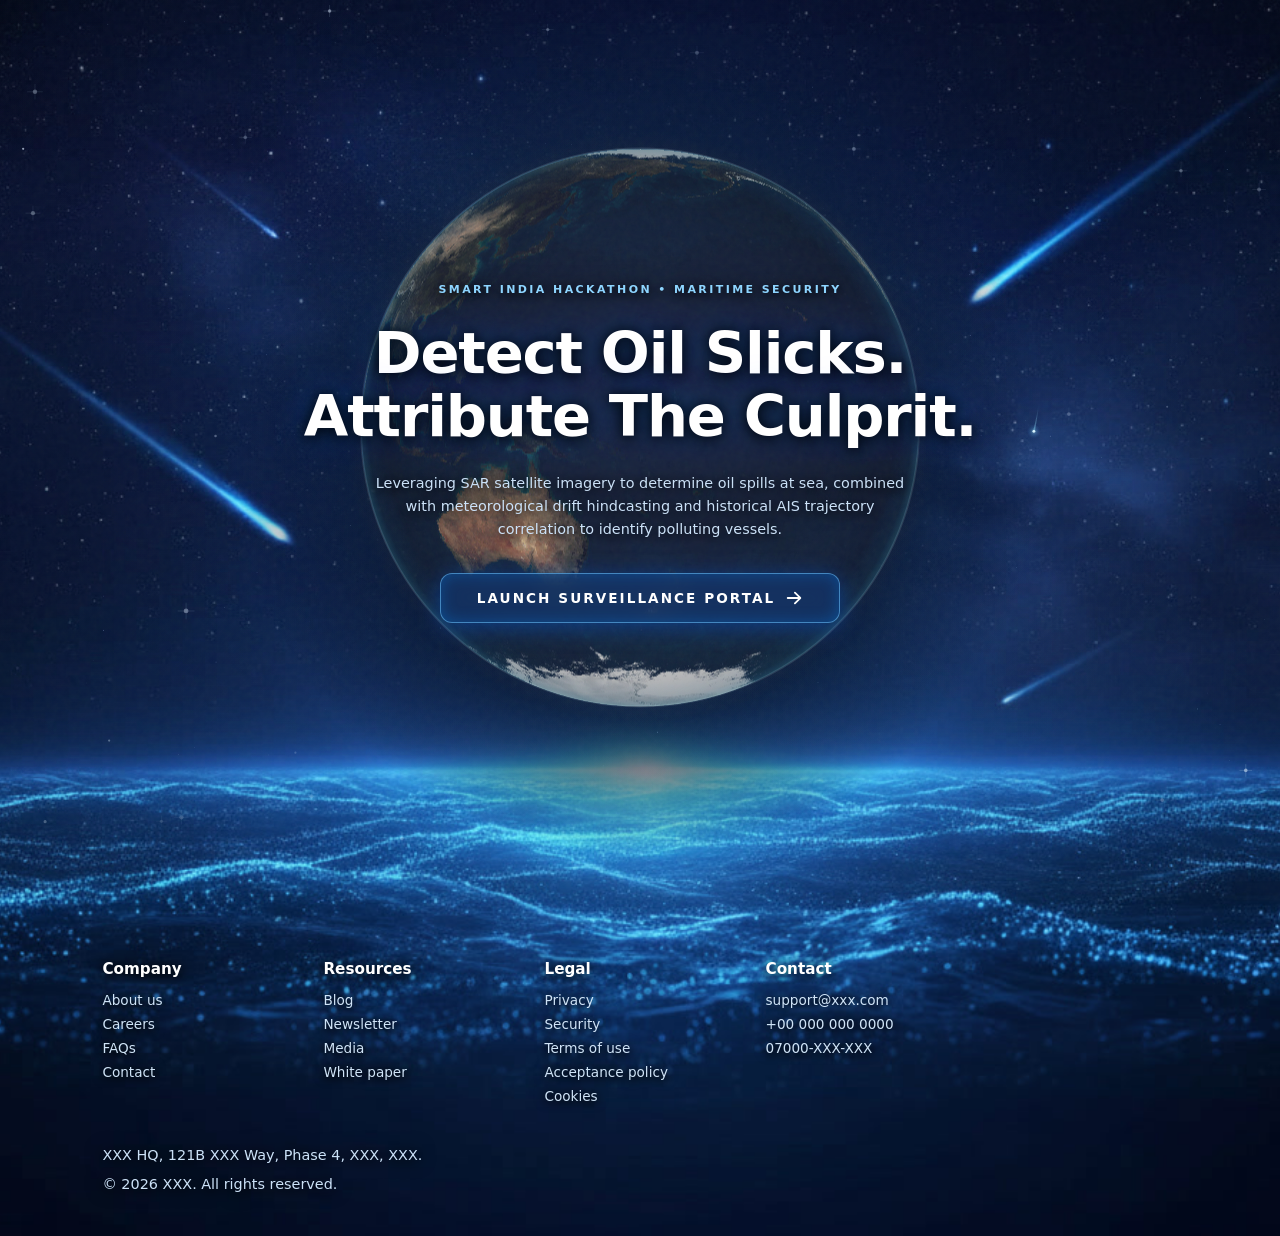
<file: index.html>
<!doctype html>
<html lang="en">
  <head>
    <meta charset="UTF-8" />
    <meta name="viewport" content="width=device-width, initial-scale=1.0" />
    <meta name="theme-color" content="#030509" />
    <meta
      name="description"
      content="Orbital Marine Surveillance — Autonomous Satellite SAR Oil Spill Detection and AIS Vessel Attribution System."
    />
    <title>Orbital — Satellite Oil Spill Detection &amp; AIS Attribution</title>

    <!-- Core Stylesheet -->
    <link rel="stylesheet" href="styles.css" />
  </head>
  <body>
    <!-- Background Interactive 3D Canvas Rendering Earth and Starfield -->
    <canvas id="space" aria-label="Interactive rotating globe"></canvas>

    <!-- Subtle Film Grain Overlay Effect -->
    <div class="grain" aria-hidden="true"></div>

    <!-- Main Editorial Headline & Project Mission Information -->
    <main class="copy">
      <div class="mission-badge">Smart India Hackathon &bull; Maritime Security</div>
      <h1>Detect Oil Slicks.<br />Attribute The Culprit.</h1>
      <p>
        Leveraging SAR satellite imagery to determine oil spills at sea, combined with
        meteorological drift hindcasting and historical AIS trajectory correlation to
        identify polluting vessels.
      </p>

      <!-- Primary Action CTA to enter portal -->
      <div class="cta-actions">
        <a href="login.html" class="btn-primary-cta">
          <span>Launch Surveillance Portal</span>
          <svg viewBox="0 0 20 20" fill="currentColor" class="cta-icon">
            <path fill-rule="evenodd" d="M10.293 3.293a1 1 0 011.414 0l6 6a1 1 0 010 1.414l-6 6a1 1 0 01-1.414-1.414L14.586 11H3a1 1 0 110-2h11.586l-4.293-4.293a1 1 0 010-1.414z" clip-rule="evenodd" />
          </svg>
        </a>
      </div>
    </main>

    <!-- Site Footer -->
    <footer class="site-footer">
      <div class="footer-container">
        <div class="footer-grid">
          <div class="footer-col">
            <h4>Company</h4>
            <ul>
              <li><a href="#">About us</a></li>
              <li><a href="#">Careers</a></li>
              <li><a href="#">FAQs</a></li>
              <li><a href="#">Contact</a></li>
            </ul>
          </div>

          <div class="footer-col">
            <h4>Resources</h4>
            <ul>
              <li><a href="#">Blog</a></li>
              <li><a href="#">Newsletter</a></li>
              <li><a href="#">Media</a></li>
              <li><a href="#">White paper</a></li>
            </ul>
          </div>

          <div class="footer-col">
            <h4>Legal</h4>
            <ul>
              <li><a href="#">Privacy</a></li>
              <li><a href="#">Security</a></li>
              <li><a href="#">Terms of use</a></li>
              <li><a href="#">Acceptance policy</a></li>
              <li><a href="#">Cookies</a></li>
            </ul>
          </div>

          <div class="footer-col">
            <h4>Contact</h4>
            <ul>
              <li><a href="mailto:support@xxx.com">support@xxx.com</a></li>
              <li><a href="tel:+00000000000">+00 000 000 0000</a></li>
              <li><span>07000-XXX-XXX</span></li>
            </ul>
          </div>
        </div>

        <div class="footer-divider"></div>

        <div class="footer-bottom">
          <p class="footer-address">XXX HQ, 121B XXX Way, Phase 4, XXX, XXX.</p>
          <p class="footer-copyright">&copy; 2026 XXX. All rights reserved.</p>
        </div>
      </div>
    </footer>

    <!-- Core Globe Math & Interactive Rendering Engine -->
    <script src="script.js"></script>
  </body>
</html>
</file>
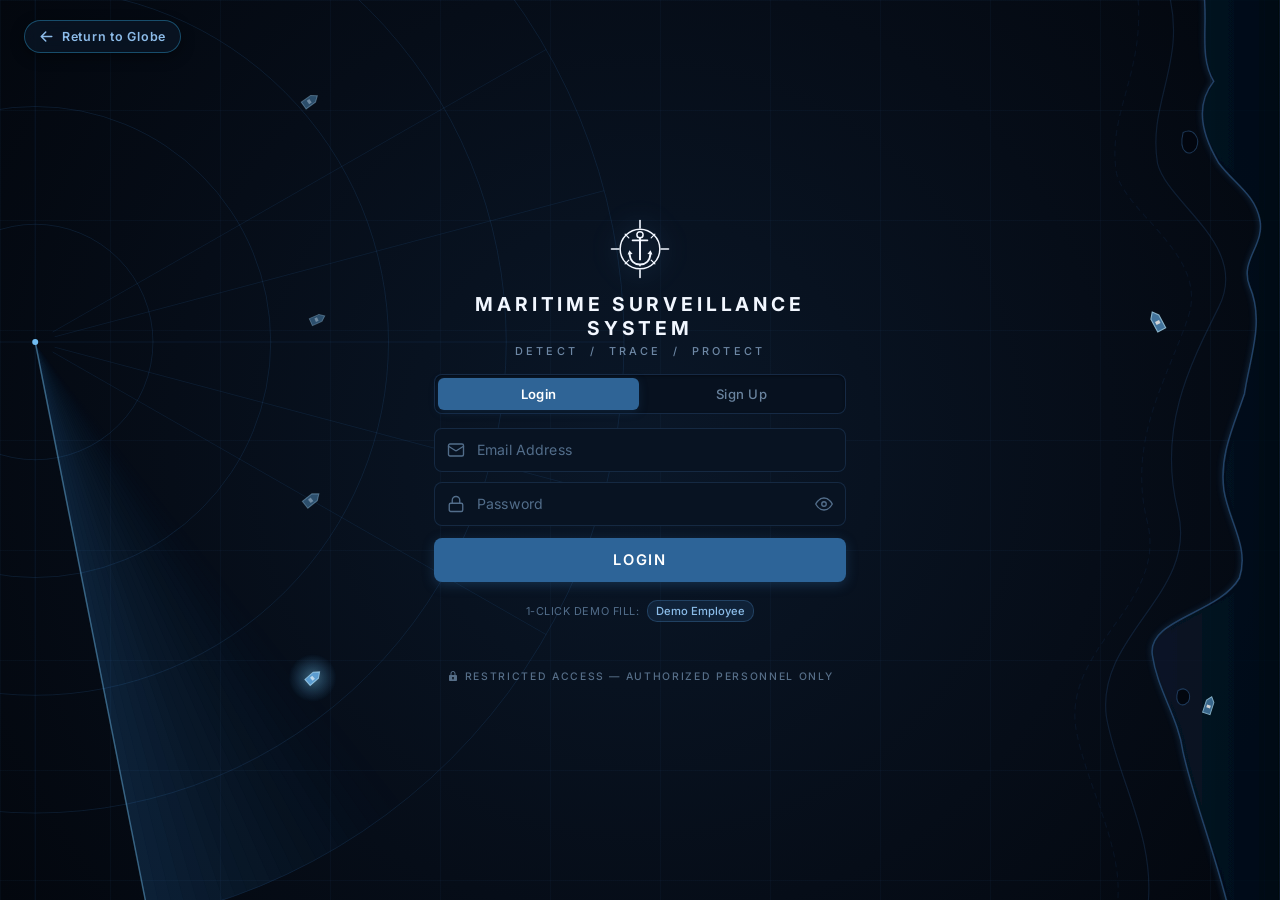
<file: login.html>
<!doctype html>
<html lang="en">
  <head>
    <meta charset="UTF-8" />
    <meta name="viewport" content="width=device-width, initial-scale=1.0" />
    <meta name="theme-color" content="#060c16" />
    <meta
      name="description"
      content="Maritime Surveillance System — Secure Access Portal for Marine Tracking & Oil Spill Detection."
    />
    <title>Maritime Surveillance System | Access Portal</title>

    <!-- Google Fonts: Inter -->
    <link rel="preconnect" href="https://fonts.googleapis.com" />
    <link rel="preconnect" href="https://fonts.gstatic.com" crossorigin />
    <link
      href="https://fonts.googleapis.com/css2?family=Inter:wght@400;500;600;700&display=swap"
      rel="stylesheet"
    />

    <!-- Login Page Stylesheet -->
    <link rel="stylesheet" href="login.css" />
  </head>
  <body>
    <!-- Background Nautical Tactical Grid -->
    <div class="tactical-grid-bg" aria-hidden="true"></div>

    <!-- Top-Left Back Navigation to Orbital Globe -->
    <a href="oilspill.html" class="btn-back-link" title="Return to Living Globe">
      <svg viewBox="0 0 20 20" fill="currentColor" class="back-icon">
        <path fill-rule="evenodd" d="M9.707 16.707a1 1 0 01-1.414 0l-6-6a1 1 0 010-1.414l6-6a1 1 0 011.414 1.414L5.414 9H17a1 1 0 110 2H5.414l4.293 4.293a1 1 0 010 1.414z" clip-rule="evenodd" />
      </svg>
      <span>Return to Globe</span>
    </a>

    <!-- Left: Real-time Tactical Radar Display Canvas -->
    <canvas id="radar-canvas" aria-label="Tactical Maritime Radar Display"></canvas>

    <!-- Right: Maritime Coastal Chart & Bathymetry Silhouette Overlay -->
    <div class="coastline-container" aria-hidden="true">
      <svg
        class="coastline-svg"
        viewBox="0 0 600 900"
        fill="none"
        xmlns="http://www.w3.org/2000/svg"
        preserveAspectRatio="xMaxYMid slice"
      >
        <defs>
          <!-- Subtle coastal land gradient -->
          <linearGradient id="coastGrad" x1="0%" y1="0%" x2="100%" y2="0%">
            <stop offset="0%" stop-color="#040a14" stop-opacity="0.9" />
            <stop offset="100%" stop-color="#02050b" stop-opacity="0.98" />
          </linearGradient>

          <!-- Land glow filter -->
          <filter id="shoreGlow" x="-20%" y="-20%" width="140%" height="140%">
            <feDropShadow dx="-1" dy="0" stdDeviation="3" flood-color="#4696e6" flood-opacity="0.25" />
          </filter>
        </defs>

        <!-- Outer Bathymetric Depth Contour Line 1 -->
        <path
          d="M 460,0 C 470,80 430,120 440,180 C 450,220 530,260 510,320 C 490,380 450,440 470,520 C 490,600 390,640 400,720 C 410,780 450,840 440,900"
          stroke="rgba(45, 95, 155, 0.14)"
          stroke-width="1.2"
          stroke-dasharray="6 4"
        />

        <!-- Bathymetric Depth Contour Line 2 -->
        <path
          d="M 490,0 C 510,70 470,110 480,170 C 490,210 570,250 540,310 C 510,370 480,430 500,510 C 520,590 420,630 430,710 C 440,770 480,830 470,900"
          stroke="rgba(65, 125, 195, 0.22)"
          stroke-width="1.2"
        />

        <!-- Coastline Landmass Silhouette -->
        <path
          d="M 600,0 L 525,0 C 530,35 520,65 535,90 C 515,115 525,145 540,170 C 555,190 575,200 580,225 C 585,250 560,265 570,290 C 585,325 570,360 565,395 C 555,425 540,455 545,490 C 550,520 570,545 560,575 C 540,610 470,615 475,650 C 480,685 500,710 505,745 C 515,790 535,840 550,900 L 600,900 Z"
          fill="url(#coastGrad)"
          stroke="rgba(80, 150, 225, 0.45)"
          stroke-width="1.5"
          filter="url(#shoreGlow)"
        />

        <!-- Offshore Islands & Coastal Outcrops -->
        <path
          d="M 505,140 C 515,135 522,145 518,155 C 512,165 500,160 505,140 Z"
          fill="#03070f"
          stroke="rgba(80, 150, 225, 0.4)"
          stroke-width="1"
        />
        <path
          d="M 500,685 C 508,680 514,688 510,696 C 504,702 496,698 500,685 Z"
          fill="#03070f"
          stroke="rgba(80, 150, 225, 0.4)"
          stroke-width="1"
        />

        <!-- Offshore Ship Vessel 1 (Upper Right) -->
        <g transform="translate(480, 325) rotate(-28) scale(1.1)">
          <!-- Ship Hull Outline -->
          <polygon
            points="0,-10 4,-5 4,8 -4,8 -4,-5"
            fill="rgba(107, 182, 240, 0.75)"
            stroke="rgba(180, 230, 255, 0.9)"
            stroke-width="1"
          />
          <!-- Superstructure -->
          <rect x="-2" y="-1" width="4" height="3" fill="#ffffff" />
        </g>

        <!-- Offshore Ship Vessel 2 (Lower Right Bay) -->
        <g transform="translate(530, 700) rotate(18) scale(0.95)">
          <polygon
            points="0,-10 4,-5 4,8 -4,8 -4,-5"
            fill="rgba(107, 182, 240, 0.65)"
            stroke="rgba(180, 230, 255, 0.85)"
            stroke-width="1"
          />
          <rect x="-2" y="-1" width="4" height="3" fill="#ffffff" />
        </g>
      </svg>
    </div>

    <!-- Center Login / Sign Up Panel -->
    <main class="login-wrapper">
      <!-- Maritime Surveillance Insignia (Naval Anchor + Steering Helm / Reticle) -->
      <svg
        class="insignia-badge"
        viewBox="0 0 100 100"
        fill="none"
        xmlns="http://www.w3.org/2000/svg"
        aria-label="Maritime Surveillance System Insignia"
      >
        <!-- Center Targeting Crosshairs / Compass Ticks -->
        <line x1="50" y1="4" x2="50" y2="16" stroke="#f2f7ff" stroke-width="2.6" stroke-linecap="round" />
        <line x1="50" y1="84" x2="50" y2="96" stroke="#f2f7ff" stroke-width="2.6" stroke-linecap="round" />
        <line x1="4" y1="50" x2="16" y2="50" stroke="#f2f7ff" stroke-width="2.6" stroke-linecap="round" />
        <line x1="84" y1="50" x2="96" y2="50" stroke="#f2f7ff" stroke-width="2.6" stroke-linecap="round" />

        <!-- Outer Compass Ring -->
        <circle cx="50" cy="50" r="32" stroke="#f2f7ff" stroke-width="2.4" />

        <!-- Diagonal Helm Spokes -->
        <line x1="26" y1="26" x2="32" y2="32" stroke="#f2f7ff" stroke-width="2" stroke-linecap="round" />
        <line x1="74" y1="26" x2="68" y2="32" stroke="#f2f7ff" stroke-width="2" stroke-linecap="round" />
        <line x1="26" y1="74" x2="32" y2="68" stroke="#f2f7ff" stroke-width="2" stroke-linecap="round" />
        <line x1="74" y1="74" x2="68" y2="68" stroke="#f2f7ff" stroke-width="2" stroke-linecap="round" />

        <!-- Anchor Shackle (Top Ring) -->
        <circle cx="50" cy="27" r="5" stroke="#f2f7ff" stroke-width="2.4" />

        <!-- Anchor Stock (Horizontal Crossbar) -->
        <line x1="38" y1="36" x2="62" y2="36" stroke="#f2f7ff" stroke-width="2.8" stroke-linecap="round" />

        <!-- Anchor Shank (Vertical Shaft) -->
        <line x1="50" y1="32" x2="50" y2="68" stroke="#f2f7ff" stroke-width="3.2" />

        <!-- Anchor Curved Arms / Flukes -->
        <path
          d="M 33,57 C 34,70 42,75 50,75 C 58,75 66,70 67,57"
          stroke="#f2f7ff"
          stroke-width="3"
          stroke-linecap="round"
        />

        <!-- Left Fluke Arrow / Palm -->
        <path d="M 30,59 L 33,52 L 38,58 Z" fill="#f2f7ff" />

        <!-- Right Fluke Arrow / Palm -->
        <path d="M 70,59 L 67,52 L 62,58 Z" fill="#f2f7ff" />

        <!-- Bottom Crown Spike -->
        <path d="M 48,75 L 50,79 L 52,75 Z" fill="#f2f7ff" />
      </svg>

      <!-- System Header -->
      <h1 class="system-title">Maritime Surveillance System</h1>
      <div class="system-subtitle">Detect &nbsp;/&nbsp; Trace &nbsp;/&nbsp; Protect</div>

      <!-- Segmented Mode Selector: Login vs Sign Up -->
      <div class="role-segmented-control" role="tablist" aria-label="Access Mode">
        <button
          type="button"
          class="role-tab-btn active"
          role="tab"
          aria-selected="true"
          data-mode="login"
        >
          Login
        </button>
        <button
          type="button"
          class="role-tab-btn"
          role="tab"
          aria-selected="false"
          data-mode="signup"
        >
          Sign Up
        </button>
      </div>

      <!-- ========================= LOGIN FORM ========================= -->
      <form id="login-form" class="login-form" autocomplete="on">

        <!-- Email Input Group -->
        <div class="input-group">
          <span class="input-icon" aria-hidden="true">
            <!-- Mail Outline SVG Icon -->
            <svg viewBox="0 0 24 24" fill="none" stroke="currentColor" stroke-width="1.8" stroke-linecap="round" stroke-linejoin="round">
              <rect x="2" y="4" width="20" height="16" rx="2"></rect>
              <path d="m22 7-8.97 5.7a1.94 1.94 0 0 1-2.06 0L2 7"></path>
            </svg>
          </span>
          <input
            type="email"
            id="email-input"
            class="input-field"
            placeholder="Email Address"
            required
            autocomplete="email"
          />
        </div>

        <!-- Password Input Group -->
        <div class="input-group">
          <span class="input-icon" aria-hidden="true">
            <!-- Padlock Outline SVG Icon -->
            <svg viewBox="0 0 24 24" fill="none" stroke="currentColor" stroke-width="1.8" stroke-linecap="round" stroke-linejoin="round">
              <rect x="3" y="11" width="18" height="11" rx="2" ry="2"></rect>
              <path d="M7 11V7a5 5 0 0 1 10 0v4"></path>
            </svg>
          </span>
          <input
            type="password"
            id="password-input"
            class="input-field"
            placeholder="Password"
            required
            autocomplete="current-password"
          />
          <button
            type="button"
            id="password-toggle-btn"
            class="password-toggle-btn"
            aria-label="Show password"
            title="Toggle password visibility"
          >
            <!-- Eye Outline SVG Icon -->
            <svg viewBox="0 0 24 24" fill="none" stroke="currentColor" stroke-width="1.8" stroke-linecap="round" stroke-linejoin="round">
              <path d="M1 12s4-8 11-8 11 8 11 8-4 8-11 8-11-8-11-8z"></path>
              <circle cx="12" cy="12" r="3"></circle>
            </svg>
          </button>
        </div>

        <!-- Submit Button -->
        <button type="submit" id="login-btn" class="btn-submit">
          <span class="btn-spinner" aria-hidden="true"></span>
          <span class="btn-text">LOGIN</span>
        </button>

        <!-- Quick Demo Autofill Shortcut -->
        <div class="demo-login-shortcuts">
          <span class="demo-label">1-Click Demo Fill:</span>
          <button type="button" class="btn-demo-pill" id="demo-employee-btn">Demo Employee</button>
        </div>

        <!-- Feedback & Clearance Status Notification -->
        <div id="auth-feedback" class="auth-feedback" role="status" aria-live="polite"></div>
      </form>

      <!-- ========================= SIGN UP FORM ========================= -->
      <form id="signup-form" class="login-form" autocomplete="on" style="display:none;">

        <!-- Full Name -->
        <div class="input-group">
          <span class="input-icon" aria-hidden="true">
            <svg viewBox="0 0 24 24" fill="none" stroke="currentColor" stroke-width="1.8" stroke-linecap="round" stroke-linejoin="round">
              <path d="M20 21v-2a4 4 0 0 0-4-4H8a4 4 0 0 0-4 4v2"></path>
              <circle cx="12" cy="7" r="4"></circle>
            </svg>
          </span>
          <input
            type="text"
            id="signup-name"
            class="input-field"
            placeholder="Full Name"
            required
            autocomplete="name"
          />
        </div>

        <!-- Email -->
        <div class="input-group">
          <span class="input-icon" aria-hidden="true">
            <svg viewBox="0 0 24 24" fill="none" stroke="currentColor" stroke-width="1.8" stroke-linecap="round" stroke-linejoin="round">
              <rect x="2" y="4" width="20" height="16" rx="2"></rect>
              <path d="m22 7-8.97 5.7a1.94 1.94 0 0 1-2.06 0L2 7"></path>
            </svg>
          </span>
          <input
            type="email"
            id="signup-email"
            class="input-field"
            placeholder="Work Email Address"
            required
            autocomplete="email"
          />
        </div>

        <!-- Designation / Organisation -->
        <div class="input-group">
          <span class="input-icon" aria-hidden="true">
            <!-- Badge / ID card icon -->
            <svg viewBox="0 0 24 24" fill="none" stroke="currentColor" stroke-width="1.8" stroke-linecap="round" stroke-linejoin="round">
              <rect x="2" y="3" width="20" height="14" rx="2"></rect>
              <path d="M8 21h8M12 17v4"></path>
              <circle cx="9" cy="10" r="2"></circle>
              <path d="M15 8h2M15 12h2"></path>
            </svg>
          </span>
          <input
            type="text"
            id="signup-designation"
            class="input-field"
            placeholder="Designation / Organisation"
            required
          />
        </div>

        <!-- New Password -->
        <div class="input-group">
          <span class="input-icon" aria-hidden="true">
            <svg viewBox="0 0 24 24" fill="none" stroke="currentColor" stroke-width="1.8" stroke-linecap="round" stroke-linejoin="round">
              <rect x="3" y="11" width="18" height="11" rx="2" ry="2"></rect>
              <path d="M7 11V7a5 5 0 0 1 10 0v4"></path>
            </svg>
          </span>
          <input
            type="password"
            id="signup-password"
            class="input-field"
            placeholder="Create Password"
            required
            autocomplete="new-password"
          />
          <button
            type="button"
            id="signup-password-toggle"
            class="password-toggle-btn"
            aria-label="Show password"
          >
            <svg viewBox="0 0 24 24" fill="none" stroke="currentColor" stroke-width="1.8" stroke-linecap="round" stroke-linejoin="round">
              <path d="M1 12s4-8 11-8 11 8 11 8-4 8-11 8-11-8-11-8z"></path>
              <circle cx="12" cy="12" r="3"></circle>
            </svg>
          </button>
        </div>

        <!-- Confirm Password -->
        <div class="input-group">
          <span class="input-icon" aria-hidden="true">
            <svg viewBox="0 0 24 24" fill="none" stroke="currentColor" stroke-width="1.8" stroke-linecap="round" stroke-linejoin="round">
              <path d="M9 12l2 2 4-4"></path>
              <rect x="3" y="11" width="18" height="11" rx="2" ry="2"></rect>
              <path d="M7 11V7a5 5 0 0 1 10 0v4"></path>
            </svg>
          </span>
          <input
            type="password"
            id="signup-confirm-password"
            class="input-field"
            placeholder="Confirm Password"
            required
            autocomplete="new-password"
          />
        </div>

        <!-- Submit Button -->
        <button type="submit" id="signup-btn" class="btn-submit">
          <span class="btn-spinner" aria-hidden="true"></span>
          <span class="btn-text">REQUEST ACCESS</span>
        </button>

        <!-- Signup Info Note -->
        <div class="demo-login-shortcuts" style="justify-content: center;">
          <span class="demo-label" style="font-size:10px; color:#5a7a9a;">Access requests are reviewed by the system administrator.</span>
        </div>

        <!-- Feedback -->
        <div id="signup-feedback" class="auth-feedback" role="status" aria-live="polite"></div>
      </form>

      <!-- Footer Restricted Access Notice -->
      <footer class="restricted-notice">
        <!-- Small Padlock SVG -->
        <svg viewBox="0 0 24 24" fill="currentColor" aria-hidden="true">
          <path d="M12 2C9.24 2 7 4.24 7 7v3H6c-1.1 0-2 .9-2 2v8c0 1.1.9 2 2 2h12c1.1 0 2-.9 2-2v-8c0-1.1-.9-2-2-2h-1V7c0-2.76-2.24-5-5-5zm0 2c1.66 0 3 1.34 3 3v3H9V7c0-1.66 1.34-3 3-3zm0 10c1.1 0 2 .9 2 2 0 .74-.4 1.38-1 1.72V19h-2v-1.28c-.6-.34-1-.98-1-1.72 0-1.1.9-2 2-2z" />
        </svg>
        <span>Restricted Access &mdash; Authorized Personnel Only</span>
      </footer>
    </main>

    <!-- Interactive Radar & Form Controller Script -->
    <script src="login.js"></script>
  </body>
</html>
</file>
<file: styles.css>
/* ==========================================================================
   ORBITAL v2 — Interactive 3D Earth Globe Stylesheet
   Satellite Oil Spill Detection & AIS Attribution Edition
   ========================================================================== */

:root {
  color-scheme: dark;
  --color-bg: #010204;
  --color-text-primary: #ffffff;
  --font: Inter, ui-sans-serif, system-ui, -apple-system, BlinkMacSystemFont, "Segoe UI", Roboto, sans-serif;
}

*, *::before, *::after {
  box-sizing: border-box;
}

html {
  scroll-behavior: smooth;
}

body {
  margin: 0;
  min-height: 100vh;
  position: relative;
  overflow-x: hidden;
  overflow-y: auto;   /* Enables vertical scrolling */
  background-color: var(--color-bg);
  color: var(--color-text-primary);
  font-family: var(--font);
  -webkit-font-smoothing: antialiased;
  -moz-osx-font-smoothing: grayscale;
}

/* --------------------------------------------------------------------------
   Layer 0: Background Image (Covers full height to eliminate bottom gap)
   -------------------------------------------------------------------------- */
body::before {
  content: '';
  position: absolute;
  top: 0;
  left: 0;
  width: 100%;
  height: 100%;
  z-index: 0;
  background-image: url('content5.jpg');
  background-position: top center;
  background-size: cover; /* Fills complete document area seamlessly */
  background-repeat: no-repeat;
  pointer-events: none;
}

/* --------------------------------------------------------------------------
   Layer 1: Globe Core Occlusion Mask
   -------------------------------------------------------------------------- */
body::after {
  content: '';
  position: absolute;
  top: 0;
  left: 0;
  width: 100%;
  height: 100vh;
  z-index: 1;
  pointer-events: none;
  background: radial-gradient(
    circle at 50% 50%,
    #010204 0%,
    #010204 20vmin,
    rgba(1, 2, 4, 0.85) 30vmin,
    transparent 45vmin
  );
}

/* --------------------------------------------------------------------------
   Layer 2: Interactive 3D Canvas Layer
   -------------------------------------------------------------------------- */
#space {
  position: absolute;
  top: 0;
  left: 0;
  width: 100%;
  height: 100vh;
  z-index: 2;
  mix-blend-mode: screen;
  pointer-events: auto;

  -webkit-mask-image: linear-gradient(to bottom, rgba(0,0,0,1) 80%, rgba(0,0,0,0) 100%);
  mask-image: linear-gradient(to bottom, rgba(0,0,0,1) 80%, rgba(0,0,0,0) 100%);
}

/* --------------------------------------------------------------------------
   Layer 3: Film Grain Overlay
   -------------------------------------------------------------------------- */
.grain {
  position: fixed;
  inset: 0;
  pointer-events: none;
  opacity: 0.04;
  background-image: url("data:image/svg+xml,%3Csvg viewBox='0 0 180 180' xmlns='http://www.w3.org/2000/svg'%3E%3Cfilter id='n'%3E%3CfeTurbulence type='fractalNoise' baseFrequency='.75' numOctaves='4' stitchTiles='stitch'/%3E%3C/filter%3E%3Crect width='100%25' height='100%25' filter='url(%23n)' opacity='.8'/%3E%3C/svg%3E");
  z-index: 3;
}

/* --------------------------------------------------------------------------
   Hero Section / Main Copy
   -------------------------------------------------------------------------- */
.copy {
  position: relative;
  z-index: 20;
  min-height: 100vh;
  display: flex;
  flex-direction: column;
  align-items: center;
  justify-content: center;
  width: min(94vw, 760px);
  margin: 0 auto;
  text-align: center;
  pointer-events: auto;
  padding: 40px 20px;
}

.mission-badge {
  display: inline-block;
  margin-bottom: 20px;
  padding: 6px 18px;
  font-size: 11px;
  font-weight: 700;
  letter-spacing: 0.22em;
  text-transform: uppercase;
  color: #8ed5ff;
  background: transparent;
  border: none;
  box-shadow: none;
  text-shadow: 
    0 2px 10px rgba(0, 0, 0, 0.95),
    0 0 20px rgba(0, 0, 0, 0.9);
}

h1 {
  margin: 0;
  font-size: clamp(2.5rem, 4.5vw, 4.5rem);
  letter-spacing: -0.02em;
  font-weight: 700;
  line-height: 1.1;
  color: #ffffff;
  text-shadow:
    0 4px 20px rgba(0, 0, 0, 0.95),
    0 0 35px rgba(0, 120, 255, 0.5),
    0 0 12px rgba(0, 0, 0, 0.9);
}

p {
  margin: 24px auto 32px;
  max-width: 58ch;
  color: #cce2f8;
  font-size: clamp(0.9rem, 1.1vw, 1.05rem);
  line-height: 1.6;
  text-shadow:
    0 2px 12px rgba(0, 0, 0, 0.95),
    0 0 20px rgba(0, 0, 0, 0.9);
}

/* --------------------------------------------------------------------------
   Call to Action Button
   -------------------------------------------------------------------------- */
.cta-actions {
  display: flex;
  justify-content: center;
}

.btn-primary-cta {
  display: inline-flex;
  align-items: center;
  gap: 10px;
  background: rgba(18, 65, 140, 0.45);
  color: #ffffff;
  text-decoration: none;
  font-size: 0.85rem;
  font-weight: 600;
  letter-spacing: 0.15em;
  text-transform: uppercase;
  padding: 15px 36px;
  border-radius: 12px;
  border: 1px solid rgba(100, 190, 255, 0.6);
  box-shadow:
    0 4px 25px rgba(0, 100, 255, 0.4),
    inset 0 0 15px rgba(0, 140, 255, 0.3);
  backdrop-filter: blur(12px);
  transition: all 0.3s ease;
  cursor: pointer;
}

.btn-primary-cta:hover {
  background: rgba(28, 90, 180, 0.65);
  border-color: rgba(150, 220, 255, 0.9);
  box-shadow:
    0 6px 30px rgba(0, 140, 255, 0.6),
    inset 0 0 20px rgba(0, 160, 255, 0.5);
  transform: translateY(-2px);
}

.cta-icon {
  width: 18px;
  height: 18px;
  transition: transform 0.2s ease;
}

.btn-primary-cta:hover .cta-icon {
  transform: translateX(4px);
}

/* --------------------------------------------------------------------------
   Site Footer (Fully transparent overlay)
   -------------------------------------------------------------------------- */
.site-footer {
  position: relative;
  z-index: 20;
  width: 100%;
  padding: 60px 8vw 40px;
  background: transparent;
  backdrop-filter: none;
  color: #d0e4f7;
}

.footer-container {
  max-width: 1200px;
  margin: 0 auto;
}

.footer-grid {
  display: grid;
  grid-template-columns: repeat(5, 1fr);
  gap: 30px;
}

.footer-col h4 {
  margin: 0 0 14px;
  font-size: 0.95rem;
  font-weight: 700;
  color: #ffffff;
  text-shadow: 
    0 2px 10px rgba(0, 0, 0, 0.95),
    0 0 18px rgba(0, 0, 0, 0.9);
}

.footer-col ul {
  list-style: none;
  padding: 0;
  margin: 0;
}

.footer-col li {
  margin-bottom: 8px;
  font-size: 0.85rem;
}

.footer-col a,
.footer-col span {
  color: #d0e4f7;
  text-decoration: none;
  text-shadow: 
    0 2px 8px rgba(0, 0, 0, 0.95),
    0 0 12px rgba(0, 0, 0, 0.9);
  transition: color 0.2s ease;
}

.footer-col a:hover {
  color: #ffffff;
}

/* Removed divider line */
.footer-divider {
  display: none;
}

.footer-bottom {
  display: flex;
  flex-direction: column;
  gap: 6px;
  margin-top: 32px;
  font-size: 0.8rem;
  color: #b0c8e0;
  text-shadow: 
    0 2px 8px rgba(0, 0, 0, 0.95),
    0 0 12px rgba(0, 0, 0, 0.9);
}

.footer-address,
.footer-copyright {
  margin: 0;
}

/* --------------------------------------------------------------------------
   Responsive Adjustments
   -------------------------------------------------------------------------- */
@media (max-width: 768px) {
  .footer-grid {
    grid-template-columns: repeat(2, 1fr);
  }
}

@media (max-width: 600px) {
  .copy { width: 90vw; padding: 20px 15px; }
  h1 { font-size: 2rem; }
  p { font-size: 0.85rem; }
  .btn-primary-cta { font-size: 0.75rem; padding: 12px 24px; }
  .footer-grid { grid-template-columns: 1fr; }
}
</file>
<file: login.css>
/* ==========================================================================
   MARITIME SURVEILLANCE SYSTEM — Login Interface Stylesheet
   ========================================================================== */

/* --------------------------------------------------------------------------
   1. Design Tokens & Tactical Naval Palette
   -------------------------------------------------------------------------- */
:root {
  color-scheme: dark;

  /* Tactical Naval Ocean Theme */
  --bg-primary: #060c16;
  --bg-secondary: #081322;
  --bg-card: rgba(8, 17, 30, 0.85);
  --bg-input: #081322;
  --bg-input-focus: #0b192c;

  /* Role Switcher & Tactical Blues */
  --role-bg-container: #07111f;
  --role-border: rgba(40, 75, 115, 0.45);
  --role-active-blue: #2f6496;
  --role-active-hover: #3773ab;
  --role-text-inactive: #69839e;
  --role-text-active: #ffffff;

  /* Button Colors */
  --btn-login-bg: #2d6498;
  --btn-login-hover: #3776b2;
  --btn-login-active: #265582;
  --btn-login-shadow: rgba(45, 100, 152, 0.35);

  /* Borders & Highlights */
  --border-subtle: rgba(40, 75, 115, 0.4);
  --border-focus: #3d78b2;
  --border-glow: rgba(61, 120, 178, 0.4);

  /* Typography Colors */
  --text-title: #f2f7ff;
  --text-subtitle: #6e88a5;
  --text-body: #d5e4f5;
  --text-placeholder: #526d8a;
  --text-restricted: #566e88;

  /* Radar & Tactical Map Elements */
  --radar-grid-line: rgba(50, 95, 145, 0.2);
  --radar-ring: rgba(60, 115, 170, 0.28);
  --radar-sweep-lead: rgba(88, 175, 255, 0.38);
  --radar-blip-color: #6bb6f0;
  --coast-landmass: #030810;
  --coast-border: rgba(65, 120, 180, 0.3);

  /* Typography */
  --font-family: Inter, ui-sans-serif, system-ui, -apple-system, BlinkMacSystemFont, "Segoe UI", Roboto, sans-serif;
}

/* --------------------------------------------------------------------------
   2. Global Reset & Viewport Control (No Scrollbar)
   -------------------------------------------------------------------------- */
*,
*::before,
*::after {
  box-sizing: border-box;
  margin: 0;
  padding: 0;
}

html,
body {
  width: 100%;
  height: 100%;
  overflow: hidden; /* Enforces clean single-screen viewport without scrollbar */
  background-color: var(--bg-primary);
  color: var(--text-body);
  font-family: var(--font-family);
  -webkit-font-smoothing: antialiased;
  -moz-osx-font-smoothing: grayscale;
}

body {
  display: flex;
  align-items: center;
  justify-content: center;
  position: relative;
  background: radial-gradient(circle at 50% 50%, #0a1728 0%, #060d18 60%, #03070e 100%);
}

/* --------------------------------------------------------------------------
   3. Back Navigation to Living Globe
   -------------------------------------------------------------------------- */
.btn-back-link {
  position: fixed;
  top: 20px;
  left: 24px;
  z-index: 100;
  display: inline-flex;
  align-items: center;
  gap: 8px;
  color: #8cbbe8;
  text-decoration: none;
  font-size: 0.78rem;
  font-weight: 600;
  letter-spacing: 0.06em;
  padding: 8px 14px;
  background: rgba(10, 22, 38, 0.75);
  border: 1px solid rgba(56, 189, 248, 0.35);
  border-radius: 20px;
  backdrop-filter: blur(10px);
  box-shadow: 0 4px 14px rgba(0, 0, 0, 0.4);
  transition: all 0.22s ease-in-out;
}

.btn-back-link:hover {
  color: #ffffff;
  border-color: rgba(56, 189, 248, 0.7);
  background: rgba(47, 102, 154, 0.5);
  box-shadow: 0 0 16px rgba(56, 189, 248, 0.35);
  transform: translateX(-2px);
}

.btn-back-link .back-icon {
  width: 15px;
  height: 15px;
  transition: transform 0.2s ease;
}

.btn-back-link:hover .back-icon {
  transform: translateX(-3px);
}

/* --------------------------------------------------------------------------
   4. Tactical Nautical Grid & Background Layers
   -------------------------------------------------------------------------- */
/* Tactical coordinate grid overlay */
.tactical-grid-bg {
  position: fixed;
  inset: 0;
  pointer-events: none;
  background-size: 110px 110px;
  background-image:
    linear-gradient(to right, rgba(40, 80, 125, 0.09) 1px, transparent 1px),
    linear-gradient(to bottom, rgba(40, 80, 125, 0.09) 1px, transparent 1px);
  z-index: 0;
}

/* Canvas for animated tactical radar scope on the left */
#radar-canvas {
  position: fixed;
  left: 0;
  top: 0;
  width: 50vw;
  height: 100vh;
  pointer-events: none;
  z-index: 1;
  opacity: 0.95;
}

/* Coastline map silhouette & depth contours on the right */
.coastline-container {
  position: fixed;
  right: 0;
  top: 0;
  bottom: 0;
  width: min(680px, 48vw);
  pointer-events: none;
  z-index: 1;
  overflow: hidden;
  opacity: 0.82;
}

.coastline-svg {
  width: 100%;
  height: 100%;
  object-fit: cover;
}

/* --------------------------------------------------------------------------
   5. Center Login Panel Container (Compact & Vertically Balanced)
   -------------------------------------------------------------------------- */
.login-wrapper {
  position: relative;
  z-index: 10;
  width: 100%;
  max-width: 460px;
  padding: 16px 24px;
  margin: auto;
  display: flex;
  flex-direction: column;
  align-items: center;
  text-align: center;
  animation: fadeInPanel 0.6s cubic-bezier(0.16, 1, 0.3, 1) forwards;
}

@keyframes fadeInPanel {
  from {
    opacity: 0;
    transform: translateY(12px);
  }
  to {
    opacity: 1;
    transform: translateY(0);
  }
}

/* --------------------------------------------------------------------------
   6. Emblem & Typography
   -------------------------------------------------------------------------- */
.insignia-badge {
  width: 62px;
  height: 62px;
  margin-bottom: 12px;
  color: #f2f7ff;
  filter: drop-shadow(0 0 14px rgba(110, 180, 255, 0.3));
  transition: transform 0.3s ease;
}

.insignia-badge:hover {
  transform: scale(1.05);
}

/* System Title */
.system-title {
  font-size: 1.2rem;
  font-weight: 700;
  letter-spacing: 0.2em;
  text-transform: uppercase;
  color: var(--text-title);
  margin-bottom: 4px;
  line-height: 1.25;
}

/* System Mission Subtitle */
.system-subtitle {
  font-size: 0.68rem;
  font-weight: 500;
  letter-spacing: 0.28em;
  text-transform: uppercase;
  color: var(--text-subtitle);
  margin-bottom: 16px;
}

/* --------------------------------------------------------------------------
   7. Role Selector (Segmented Pill Control: 2 Options)
   -------------------------------------------------------------------------- */
.role-segmented-control {
  width: 100%;
  display: flex;
  align-items: center;
  background-color: var(--role-bg-container);
  border: 1px solid var(--role-border);
  border-radius: 8px;
  padding: 3px;
  margin-bottom: 14px;
  gap: 2px;
  box-shadow: inset 0 1px 3px rgba(0, 0, 0, 0.4);
}

.role-tab-btn {
  flex: 1;
  background: transparent;
  border: none;
  outline: none;
  cursor: pointer;
  padding: 8px 6px;
  font-family: inherit;
  font-size: 0.82rem;
  font-weight: 500;
  letter-spacing: 0.02em;
  color: var(--role-text-inactive);
  border-radius: 6px;
  transition: all 0.2s cubic-bezier(0.2, 0.8, 0.2, 1);
  white-space: nowrap;
  user-select: none;
}

.role-tab-btn:hover:not(.active) {
  color: #adc4dd;
  background: rgba(45, 80, 120, 0.15);
}

.role-tab-btn.active {
  background-color: var(--role-active-blue);
  color: var(--role-text-active);
  font-weight: 600;
  box-shadow: 0 2px 8px rgba(25, 60, 95, 0.4);
}

/* --------------------------------------------------------------------------
   8. Form Fields & Input Controls
   -------------------------------------------------------------------------- */
.login-form {
  width: 100%;
  display: flex;
  flex-direction: column;
  gap: 10px;
}

/* Input Row Container */
.input-group {
  position: relative;
  width: 100%;
  height: 44px;
  display: flex;
  align-items: center;
  background-color: var(--bg-input);
  border: 1px solid var(--border-subtle);
  border-radius: 8px;
  transition: all 0.2s ease-in-out;
  overflow: hidden;
}

.input-group:focus-within {
  border-color: var(--border-focus);
  background-color: var(--bg-input-focus);
  box-shadow: 0 0 0 1px var(--border-glow), 0 0 14px rgba(45, 105, 165, 0.22);
}

/* Input Leading / Trailing Icon */
.input-icon {
  display: flex;
  align-items: center;
  justify-content: center;
  width: 42px;
  height: 44px;
  flex-shrink: 0;
  color: var(--text-placeholder);
  transition: color 0.2s ease;
}

.input-group:focus-within .input-icon {
  color: #79a2cb;
}

.input-icon svg {
  width: 18px;
  height: 18px;
}

/* Text & Password Input Field */
.input-field {
  flex: 1;
  height: 44px;
  background: transparent;
  border: none;
  outline: none;
  color: var(--text-title);
  font-family: inherit;
  font-size: 0.88rem;
  letter-spacing: 0.01em;
}

.input-field::placeholder {
  color: var(--text-placeholder);
  font-weight: 400;
}

/* Password Toggle Visibility Button */
.password-toggle-btn {
  background: transparent;
  border: none;
  outline: none;
  cursor: pointer;
  display: flex;
  align-items: center;
  justify-content: center;
  width: 42px;
  height: 44px;
  flex-shrink: 0;
  color: var(--text-placeholder);
  transition: color 0.2s ease;
}

.password-toggle-btn:hover {
  color: #a4c5e8;
}

.password-toggle-btn svg {
  width: 18px;
  height: 18px;
}

/* --------------------------------------------------------------------------
   9. Submit Button & Demo Shortcuts
   -------------------------------------------------------------------------- */
.btn-submit {
  margin-top: 2px;
  width: 100%;
  height: 44px;
  background-color: var(--btn-login-bg);
  border: none;
  border-radius: 8px;
  color: #ffffff;
  font-family: inherit;
  font-size: 0.92rem;
  font-weight: 600;
  letter-spacing: 0.12em;
  text-transform: uppercase;
  cursor: pointer;
  box-shadow: 0 3px 12px var(--btn-login-shadow);
  transition: all 0.2s cubic-bezier(0.2, 0.8, 0.2, 1);
  display: flex;
  align-items: center;
  justify-content: center;
  gap: 8px;
}

.btn-submit:hover {
  background-color: var(--btn-login-hover);
  box-shadow: 0 5px 16px rgba(45, 110, 170, 0.45);
  transform: translateY(-1px);
}

.btn-submit:active {
  background-color: var(--btn-login-active);
  transform: translateY(1px);
  box-shadow: 0 2px 8px rgba(35, 85, 135, 0.35);
}

.btn-submit:disabled {
  opacity: 0.65;
  cursor: not-allowed;
  transform: none;
}

/* Loading Spinner for Auth */
.btn-spinner {
  display: none;
  width: 16px;
  height: 16px;
  border: 2px solid rgba(255, 255, 255, 0.3);
  border-top-color: #ffffff;
  border-radius: 50%;
  animation: spin 0.8s linear infinite;
}

@keyframes spin {
  to { transform: rotate(360deg); }
}

.btn-submit.loading .btn-spinner {
  display: inline-block;
}

/* 1-Click Demo Fill Shortcuts */
.demo-login-shortcuts {
  display: flex;
  align-items: center;
  justify-content: center;
  gap: 8px;
  margin-top: 8px;
  flex-wrap: wrap;
}

.demo-label {
  font-size: 0.68rem;
  color: var(--text-placeholder);
  letter-spacing: 0.05em;
  text-transform: uppercase;
}

.btn-demo-pill {
  background: rgba(35, 70, 110, 0.3);
  border: 1px solid rgba(60, 110, 160, 0.4);
  color: #8bbce8;
  font-size: 0.7rem;
  font-family: inherit;
  font-weight: 500;
  padding: 3px 8px;
  border-radius: 10px;
  cursor: pointer;
  transition: all 0.2s ease;
}

.btn-demo-pill:hover {
  background: rgba(45, 100, 160, 0.5);
  border-color: rgba(90, 160, 230, 0.7);
  color: #ffffff;
  box-shadow: 0 0 10px rgba(60, 130, 210, 0.3);
}

/* Notification / Feedback Banner */
.auth-feedback {
  margin-top: 6px;
  font-size: 0.74rem;
  min-height: 18px;
  color: #79aee0;
  opacity: 0;
  transition: opacity 0.25s ease;
}

.auth-feedback.visible {
  opacity: 1;
}

.auth-feedback.error {
  color: #f87171;
}

.auth-feedback.success {
  color: #34d399;
}

/* --------------------------------------------------------------------------
   10. Footer Security Clearance Notice
   -------------------------------------------------------------------------- */
.restricted-notice {
  margin-top: 14px;
  display: flex;
  align-items: center;
  justify-content: center;
  gap: 6px;
  font-size: 0.65rem;
  font-weight: 500;
  letter-spacing: 0.16em;
  text-transform: uppercase;
  color: var(--text-restricted);
}

.restricted-notice svg {
  width: 12px;
  height: 12px;
  flex-shrink: 0;
  color: var(--text-restricted);
}

/* --------------------------------------------------------------------------
   11. Responsive Design
   -------------------------------------------------------------------------- */
@media (max-height: 640px) {
  .login-wrapper {
    padding: 10px 18px;
  }
  .insignia-badge {
    width: 48px;
    height: 48px;
    margin-bottom: 8px;
  }
  .system-title {
    font-size: 1.05rem;
  }
  .system-subtitle {
    margin-bottom: 10px;
  }
  .role-segmented-control {
    margin-bottom: 10px;
  }
  .login-form {
    gap: 8px;
  }
  .input-group, .btn-submit {
    height: 38px;
  }
}

@media (max-width: 768px) {
  #radar-canvas {
    width: 90vw;
    height: 90vw;
    left: -20vw;
    opacity: 0.35;
  }

  .coastline-container {
    width: 70vw;
    right: -25vw;
    opacity: 0.3;
  }

  .login-wrapper {
    padding: 16px;
  }

  .system-title {
    font-size: 1.1rem;
  }
}
</file>
